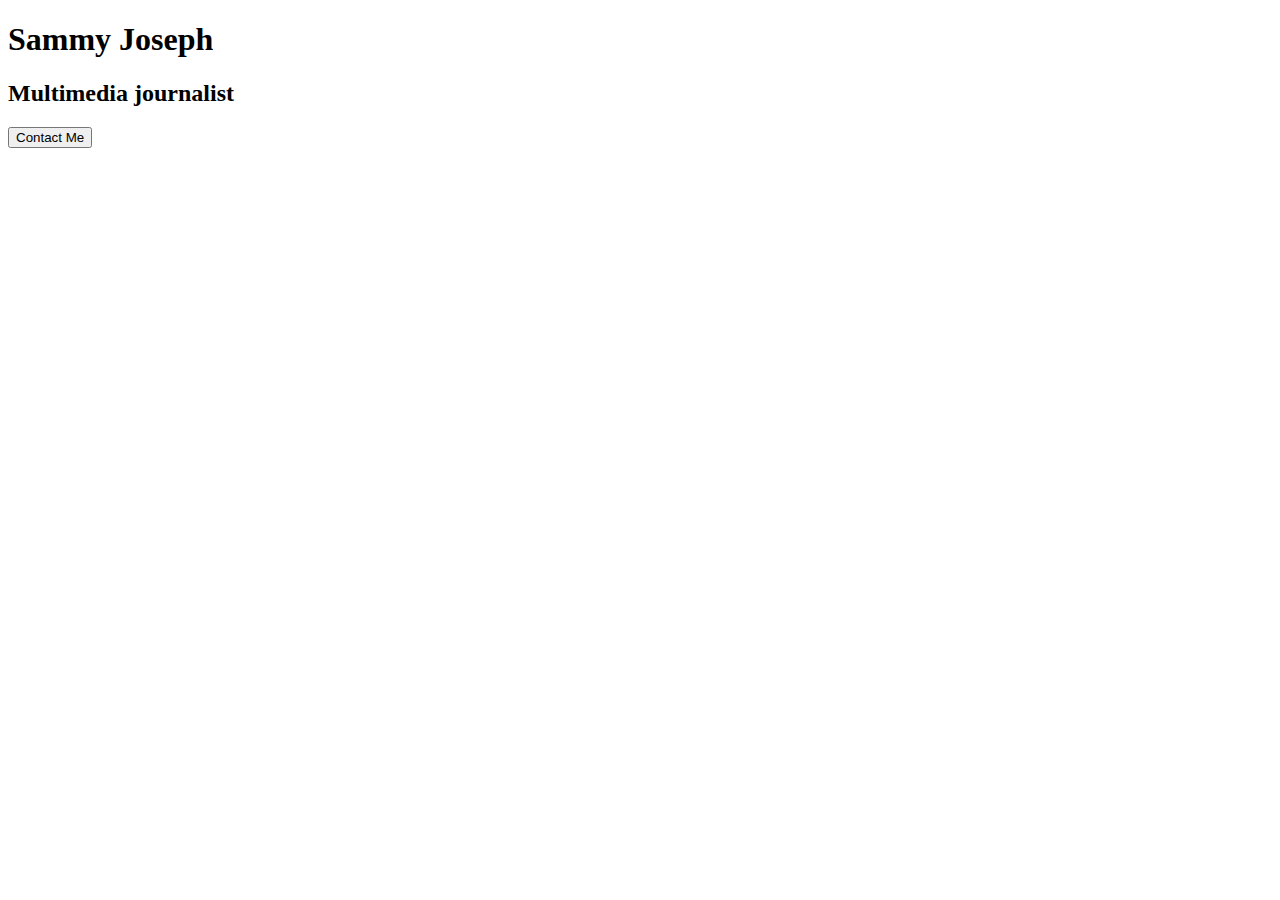
<file: button-assignment/index.html>
<!doctype html>
<html lang="en">
    <head>
        <link rel="stylesheet" href="style.css" />
        <title>YOUR NAME Button</title>
    </head>

    <body>
        <h1>Sammy Joseph</h1>
        <h2>Multimedia journalist</h2>
        <button>Contact Me</button>
    </body>
</html>
</file>
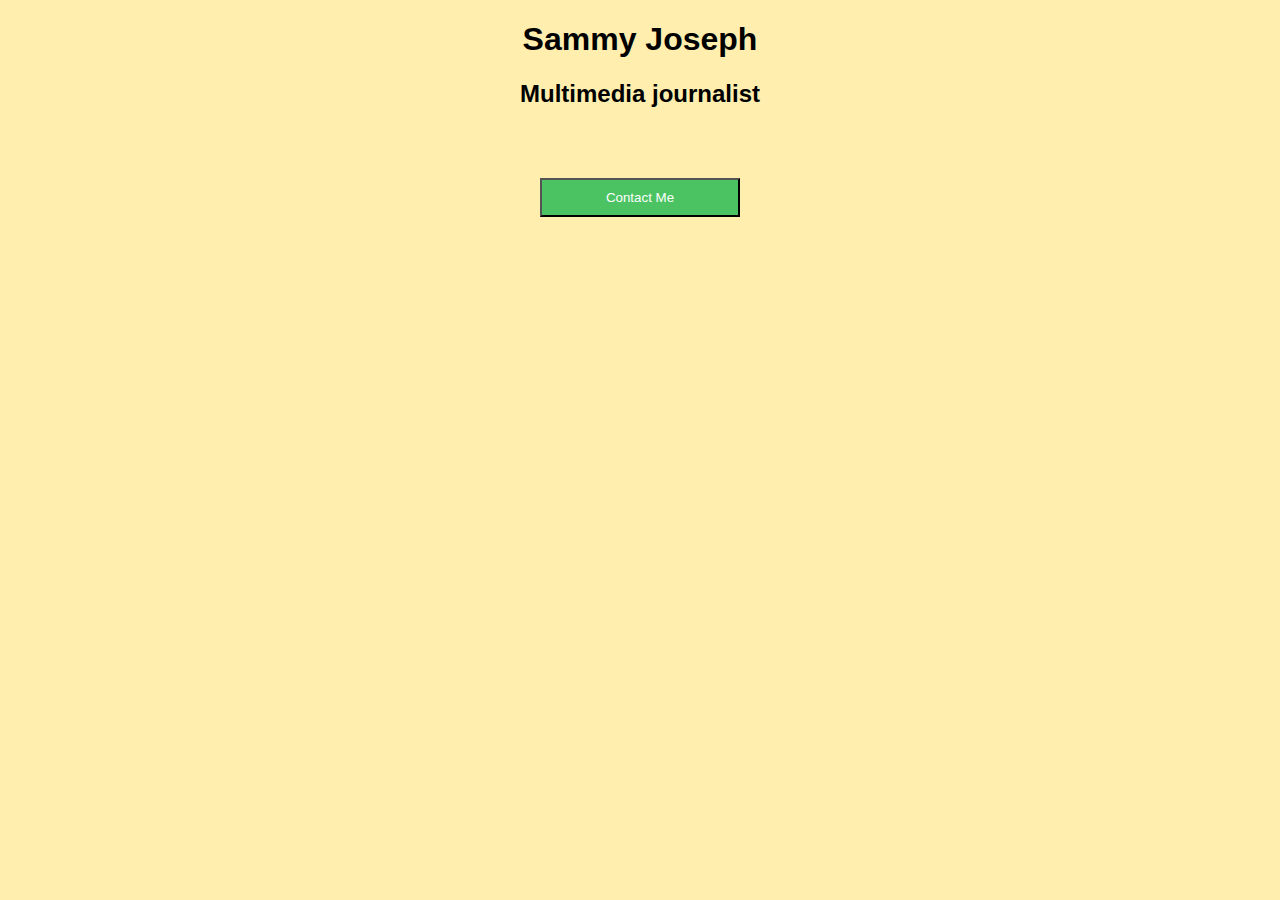
<file: contact-button-assignment/index.html>
<!doctype html>
<html lang="en">
    <head>
        <link href="style.css" rel="stylesheet" />
        <link rel="preconnect" href="https://fonts.googleapis.com" />
        <link rel="preconnect" href="https://fonts.gstatic.com" crossorigin />
        <link
            href="https://fonts.googleapis.com/css2?family=Space+Mono:ital,wght@0,400;0,700;1,400;1,700&display=swap"
            rel="stylesheet" />
        <title>Sammy Joseph Button</title>
    </head>

    <body>
        <h1>Sammy Joseph</h1>
        <h2>Multimedia journalist</h2>
        <button class = "my-button">Contact Me</button>
    </body>
</html>
</file>
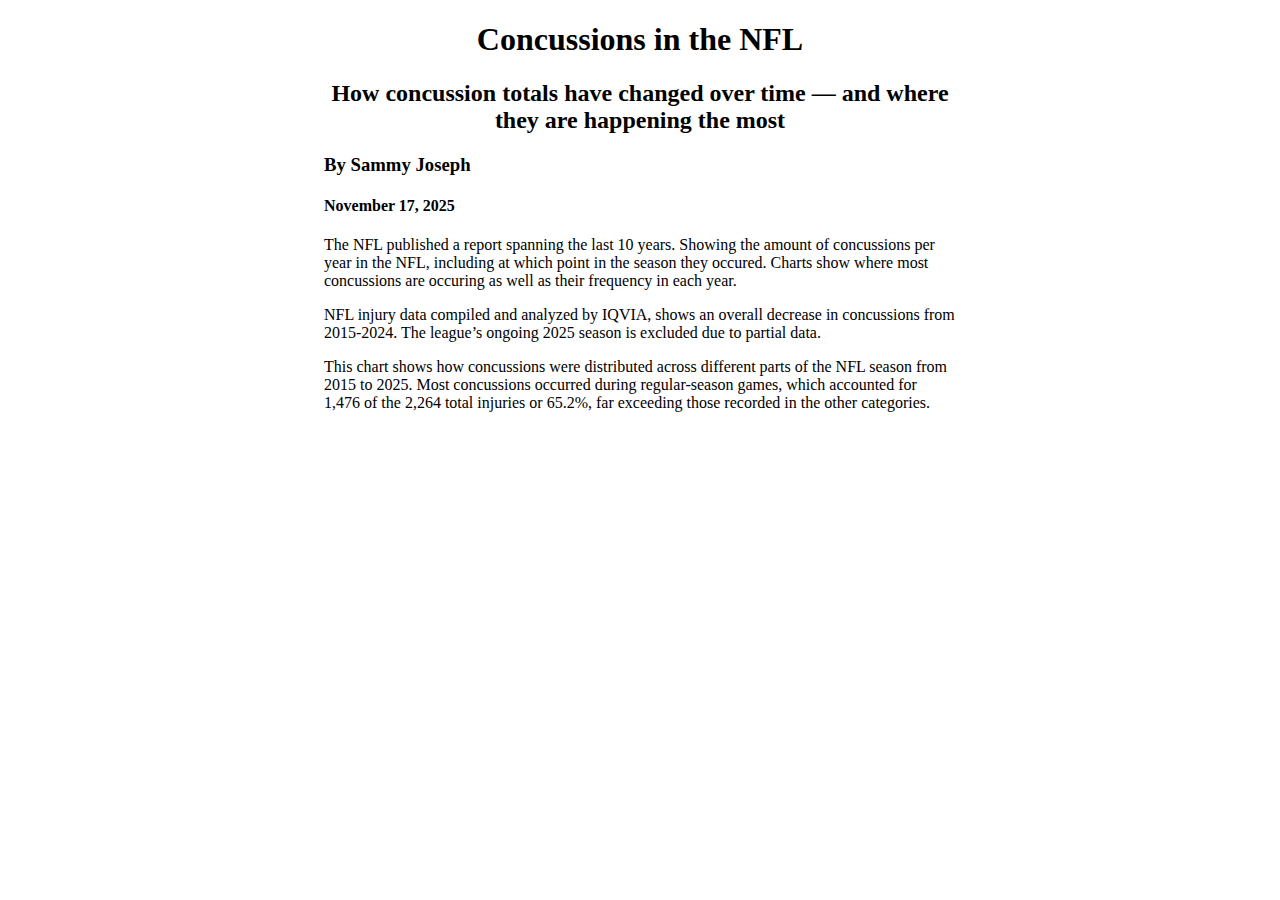
<file: data-viz-project/index.html>
<!doctype html>
<html lang="en">
    <head>
        <title>Sammy's Data Story</title>

        <meta charset="utf-8" />

        <meta name="viewport" content="width=device-width, initial-scale=1, shrink-to-fit=no" />

        <!-- Bootstrap CSS -->
        <link
            href="https://cdn.jsdelivr.net/npm/bootstrap@5.3.8/dist/css/bootstrap.min.css"
            rel="stylesheet"
            integrity="sha384-sRIl4kxILFvY47J16cr9ZwB07vP4J8+LH7qKQnuqkuIAvNWLzeN8tE5YBujZqJLB"
            crossorigin="anonymous" />
        <link href="style.css" rel="stylesheet" />
    </head>

    <body>
        <div id="article">
            <h1>Concussions in the NFL</h1>

            <h2>How concussion totals have changed over time — and where they are happening the most</h2>

            <h3 id="byline">By Sammy Joseph</h3>

            <h4 id="date">November 17, 2025</h4>

            <p>
                The NFL published a report spanning the last 10 years. Showing the amount of concussions per year in the
                NFL, including at which point in the season they occured. Charts show where most concussions are
                occuring as well as their frequency in each year.
            </p>
            <p>
                NFL injury data compiled and analyzed by IQVIA, shows an overall decrease in concussions from 2015-2024.
                The league’s ongoing 2025 season is excluded due to partial data.
            </p>
            <div class="flourish-embed flourish-chart" data-src="visualisation/26289150">
                <script src="https://public.flourish.studio/resources/embed.js"></script>
                <noscript
                    ><img
                        src="https://public.flourish.studio/visualisation/26289150/thumbnail"
                        width="100%"
                        alt="chart visualization"
                /></noscript>
            </div>

            <div class="flourish-embed flourish-chart" data-src="visualisation/26288999">
                <script src="https://public.flourish.studio/resources/embed.js"></script>
                <noscript
                    ><img
                        src="https://public.flourish.studio/visualisation/26288999/thumbnail"
                        width="100%"
                        alt="chart visualization"
                /></noscript>
            </div>
            <p>
                This chart shows how concussions were distributed across different parts of the NFL season from 2015 to
                2025. Most concussions occurred during regular-season games, which accounted for 1,476 of the 2,264
                total injuries or 65.2%, far exceeding those recorded in the other categories.
            </p>
        </div>
        <br>
        <br>
    </body>
</html>
</file>
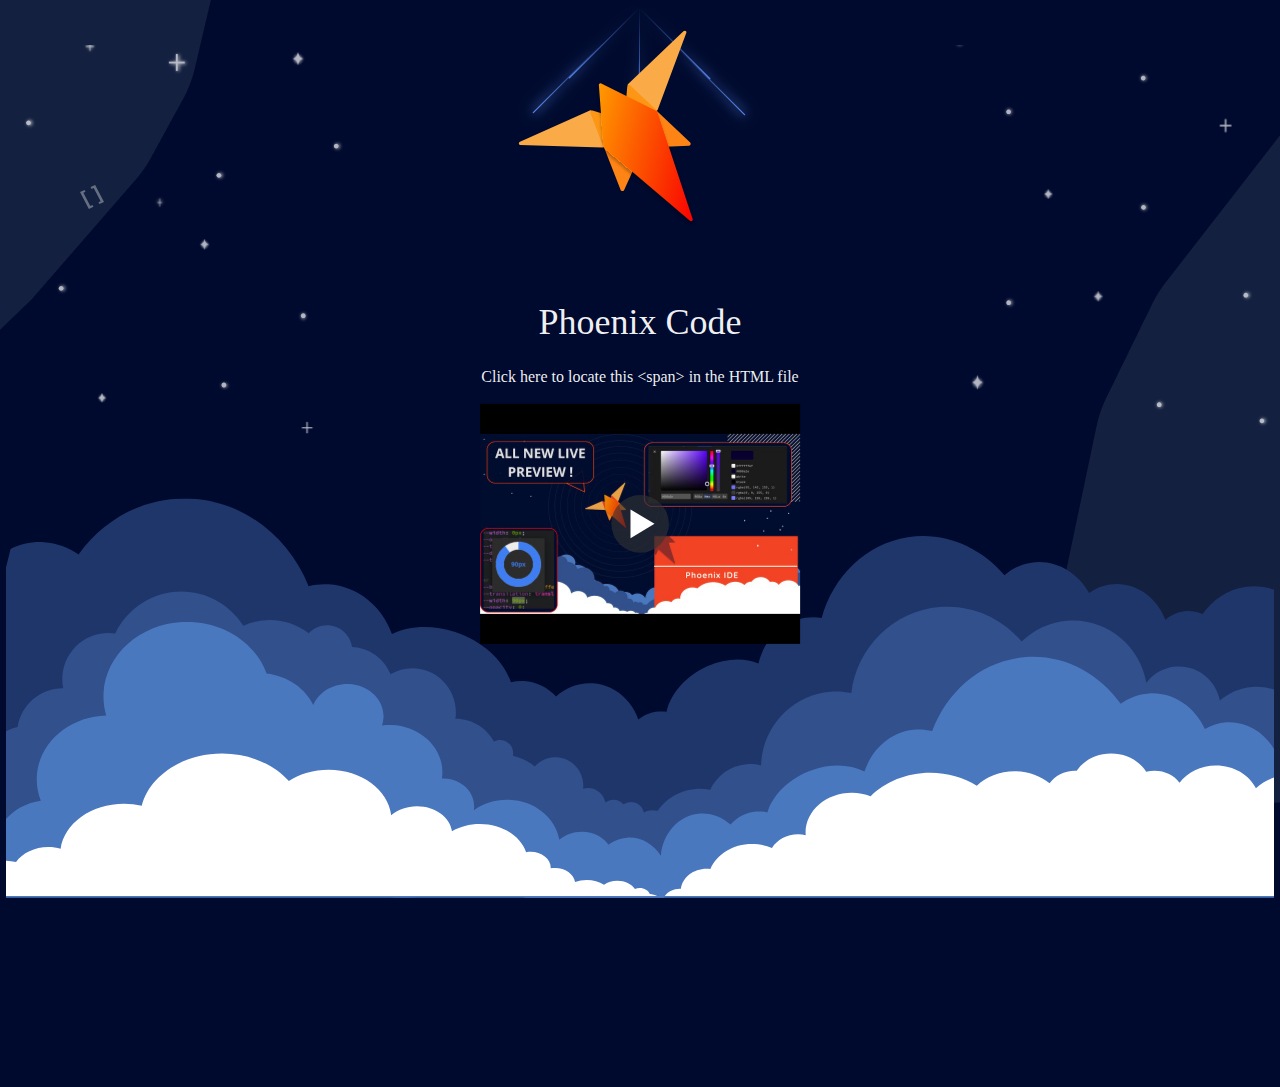
<file: default project/index.html>
<!doctype html>
<html lang="en">
    <head>
        <meta charset="utf-8" />
        <title>Phoenix editor</title>
        <link rel="stylesheet" href="styles.css" />
        <script src="script.js"></script>
    </head>

    <body onload="onPageLoaded()">
        <img id="starsLeft" alt="stars" src="images/stars-left.svg" />
        <div id="mainDiv">
            <img id="logo" alt="logo" src="images/phoenix-logo.svg" />
            <div id="MainText">
                <h1>Phoenix Code</h1>
                <span>Click here to locate this &lt;span&gt; in the HTML file<br /></span><br />
            </div>
            <div class="video-container">
                <a
                    href="https://www.youtube.com/watch?feature=player_embedded&v=Jkg3nAZ6vF8"
                    target="_blank"
                    title="Phoenix YouTube Channel">
                    <img
                        src="images/youtube_video.png"
                        alt="Phoenix Code on YouTube"
                        title="Phoenix Code on YouTube"
                        style="max-width: 320px" />
                </a>
                <svg class="play-button" viewBox="0 0 200 200" alt="Play video">
                    <circle cx="100" cy="100" r="90" fill="#333" fill-opacity="0.6" />
                    <polygon points="70, 55 70, 145 145, 100" fill="white" />
                </svg>
            </div>
        </div>
        <img id="cloudLeftTop" alt="cloud" src="images/vector-top-left.png" />
        <img id="cloudBottomRight" alt="cloud" src="images/vector-bottom-right.png" />
        <img id="starsRight" alt="stars" src="images/stars-right.svg" />
        <img
            class="clouds"
            alt="cloud"
            style="z-index: 3; transform: translate(0px, -1.55909px)"
            src="images/cloud1.svg" />
        <img
            class="clouds"
            alt="cloud"
            style="z-index: 6; transform: translate(0px, -2.33863px)"
            src="images/cloud2.svg" />
        <img
            class="clouds"
            alt="cloud"
            style="z-index: 5; transform: translate(0px, -3.89772px)"
            src="images/cloud3.svg" />
        <img
            class="clouds"
            alt="cloud"
            style="z-index: 6; transform: translate(0px, -3.89772px)"
            src="images/cloud4.svg" />
        <div class="night">
            <div class="shooting_star">
                <div class="shooting_star" />
            </div>
        </div>
        <div class="night">
            <div class="shooting_star">
                <div class="shooting_star" />
            </div>
        </div>
        <div class="night">
            <div class="shooting_star">
                <div class="shooting_star" />
            </div>
        </div>
    </body>
</html>
</file>
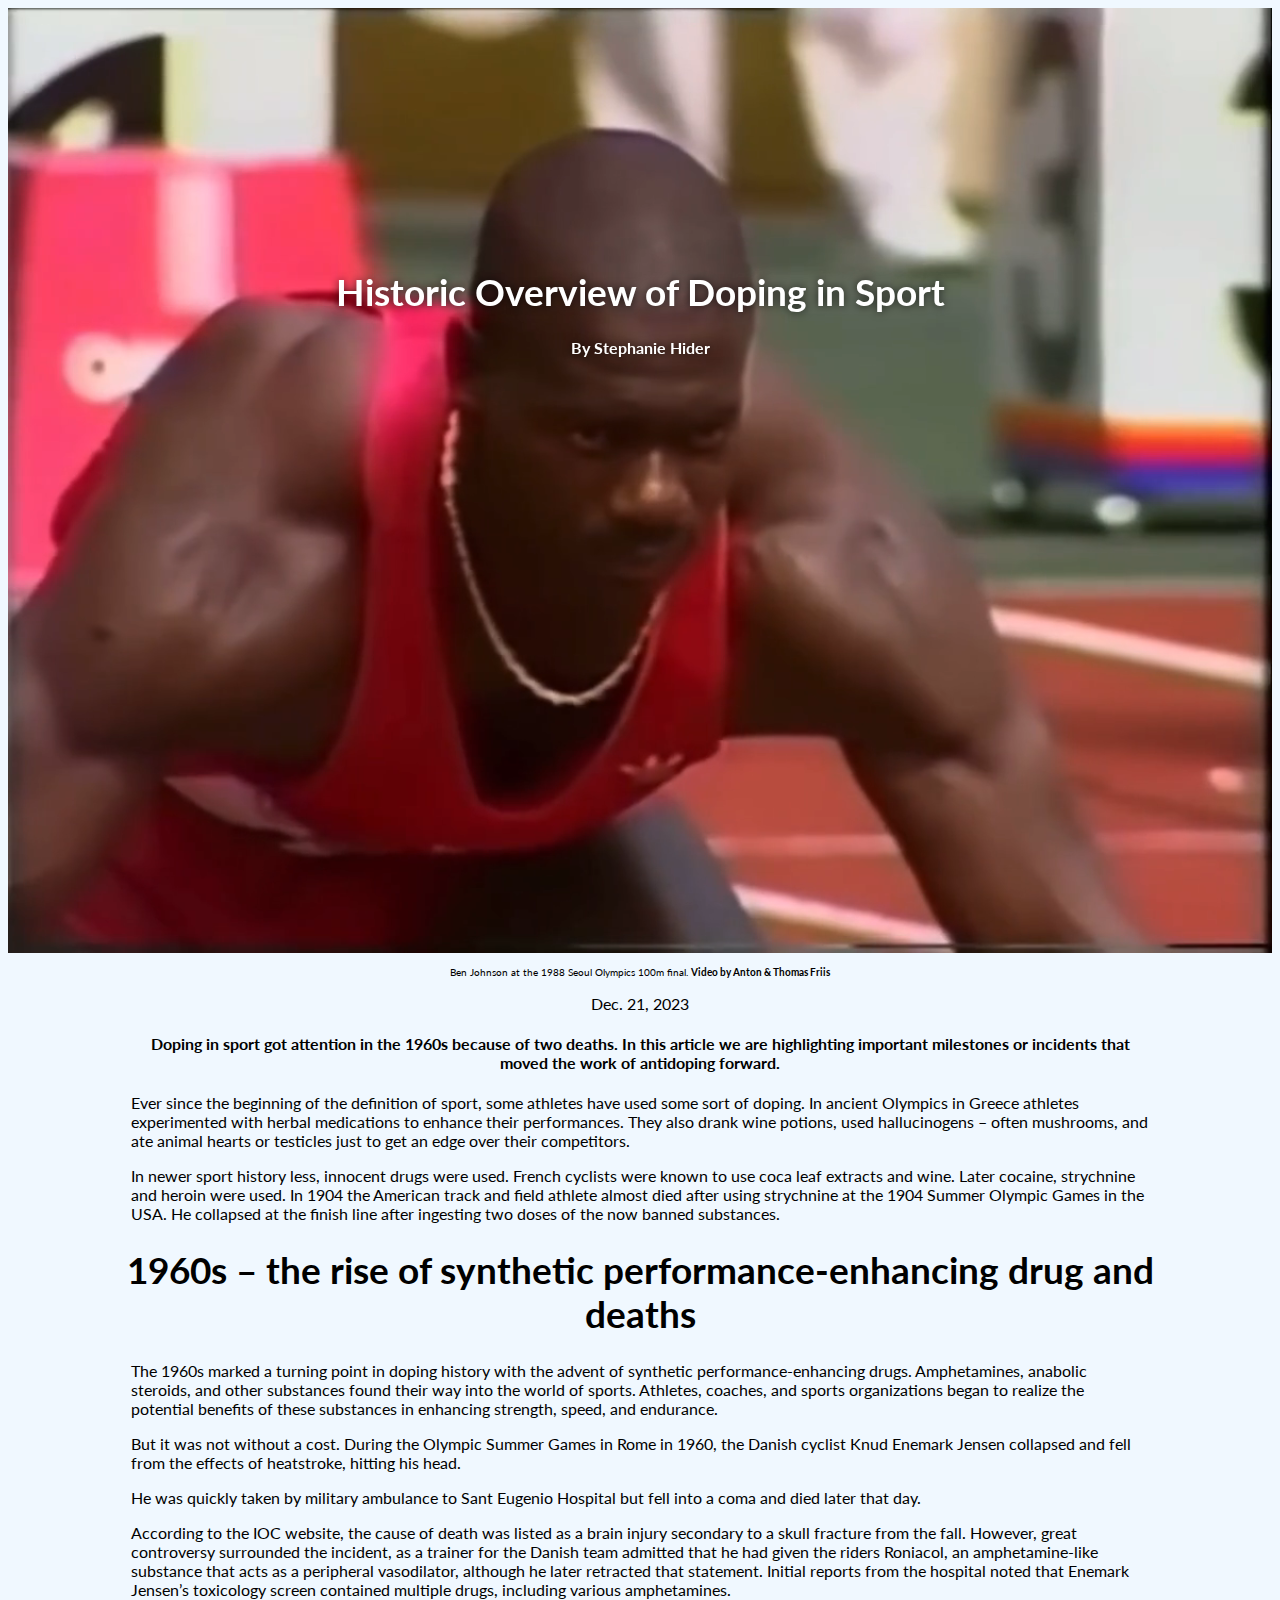
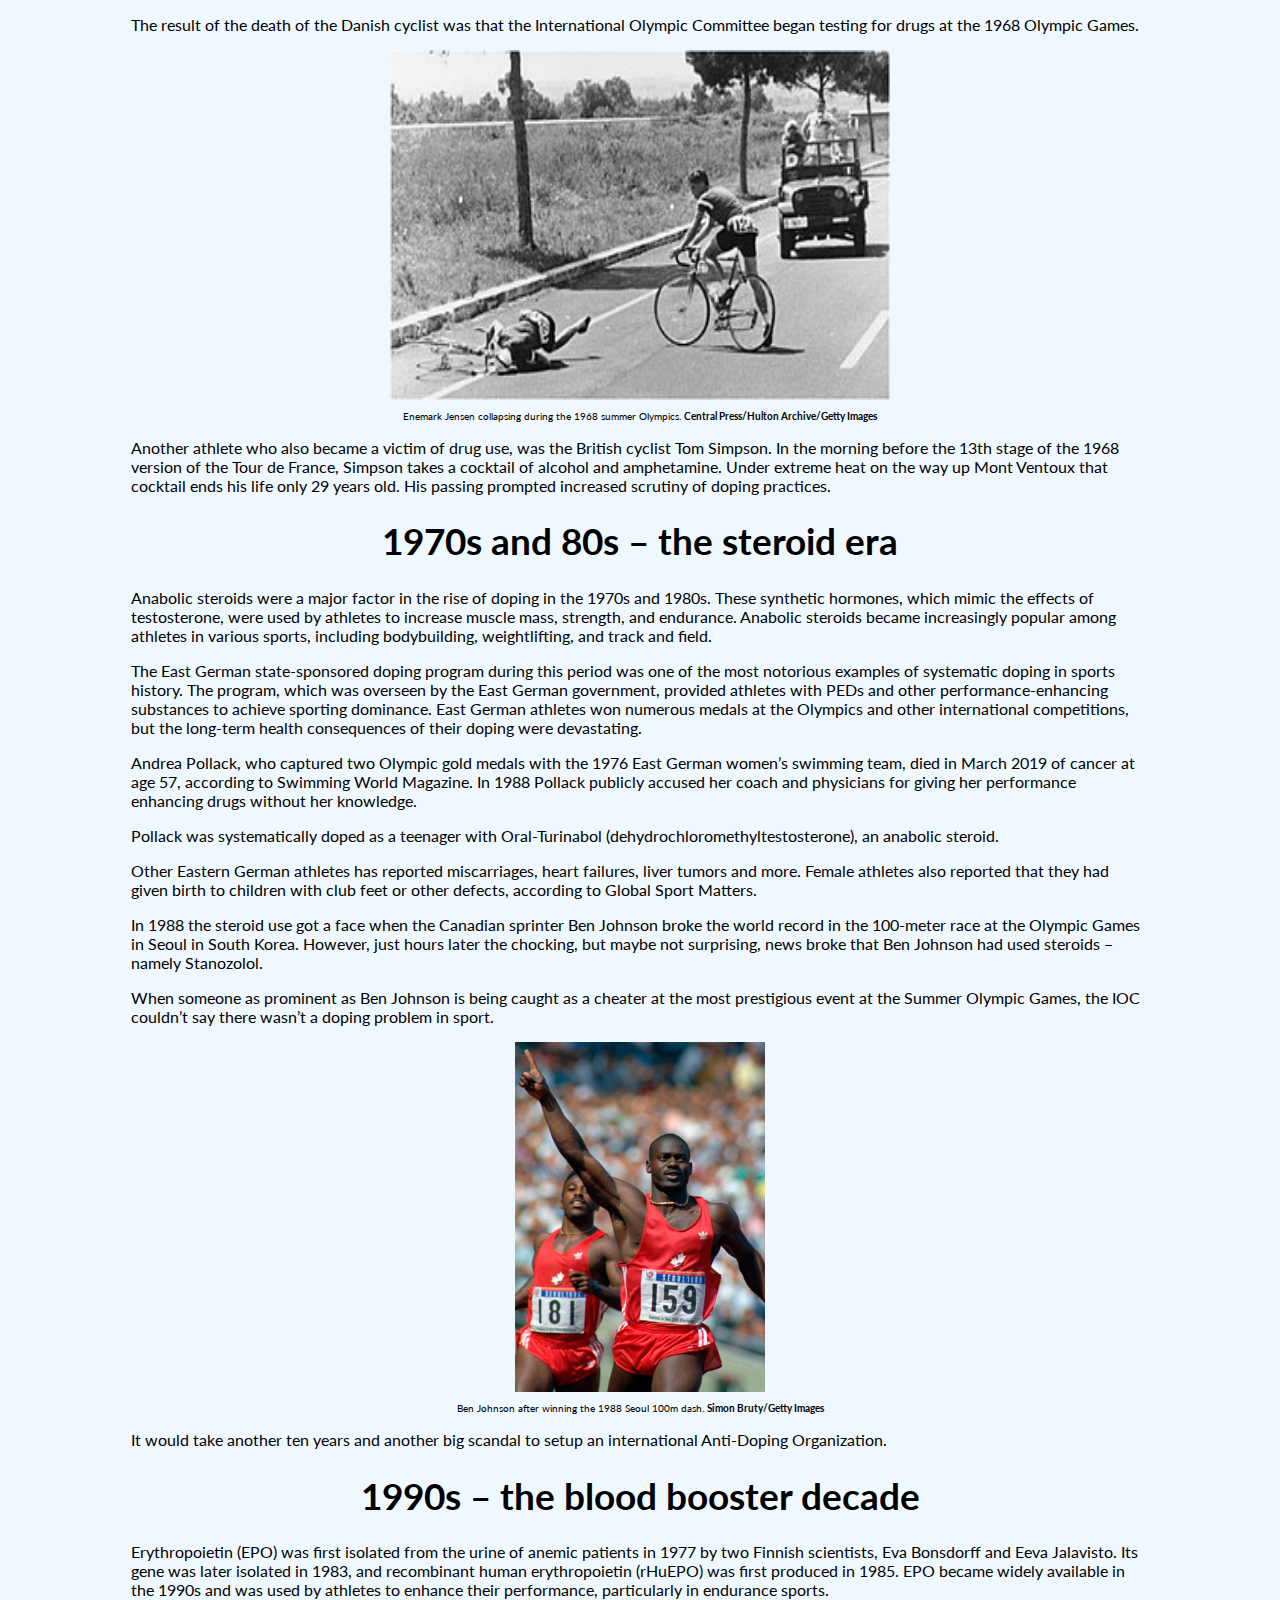
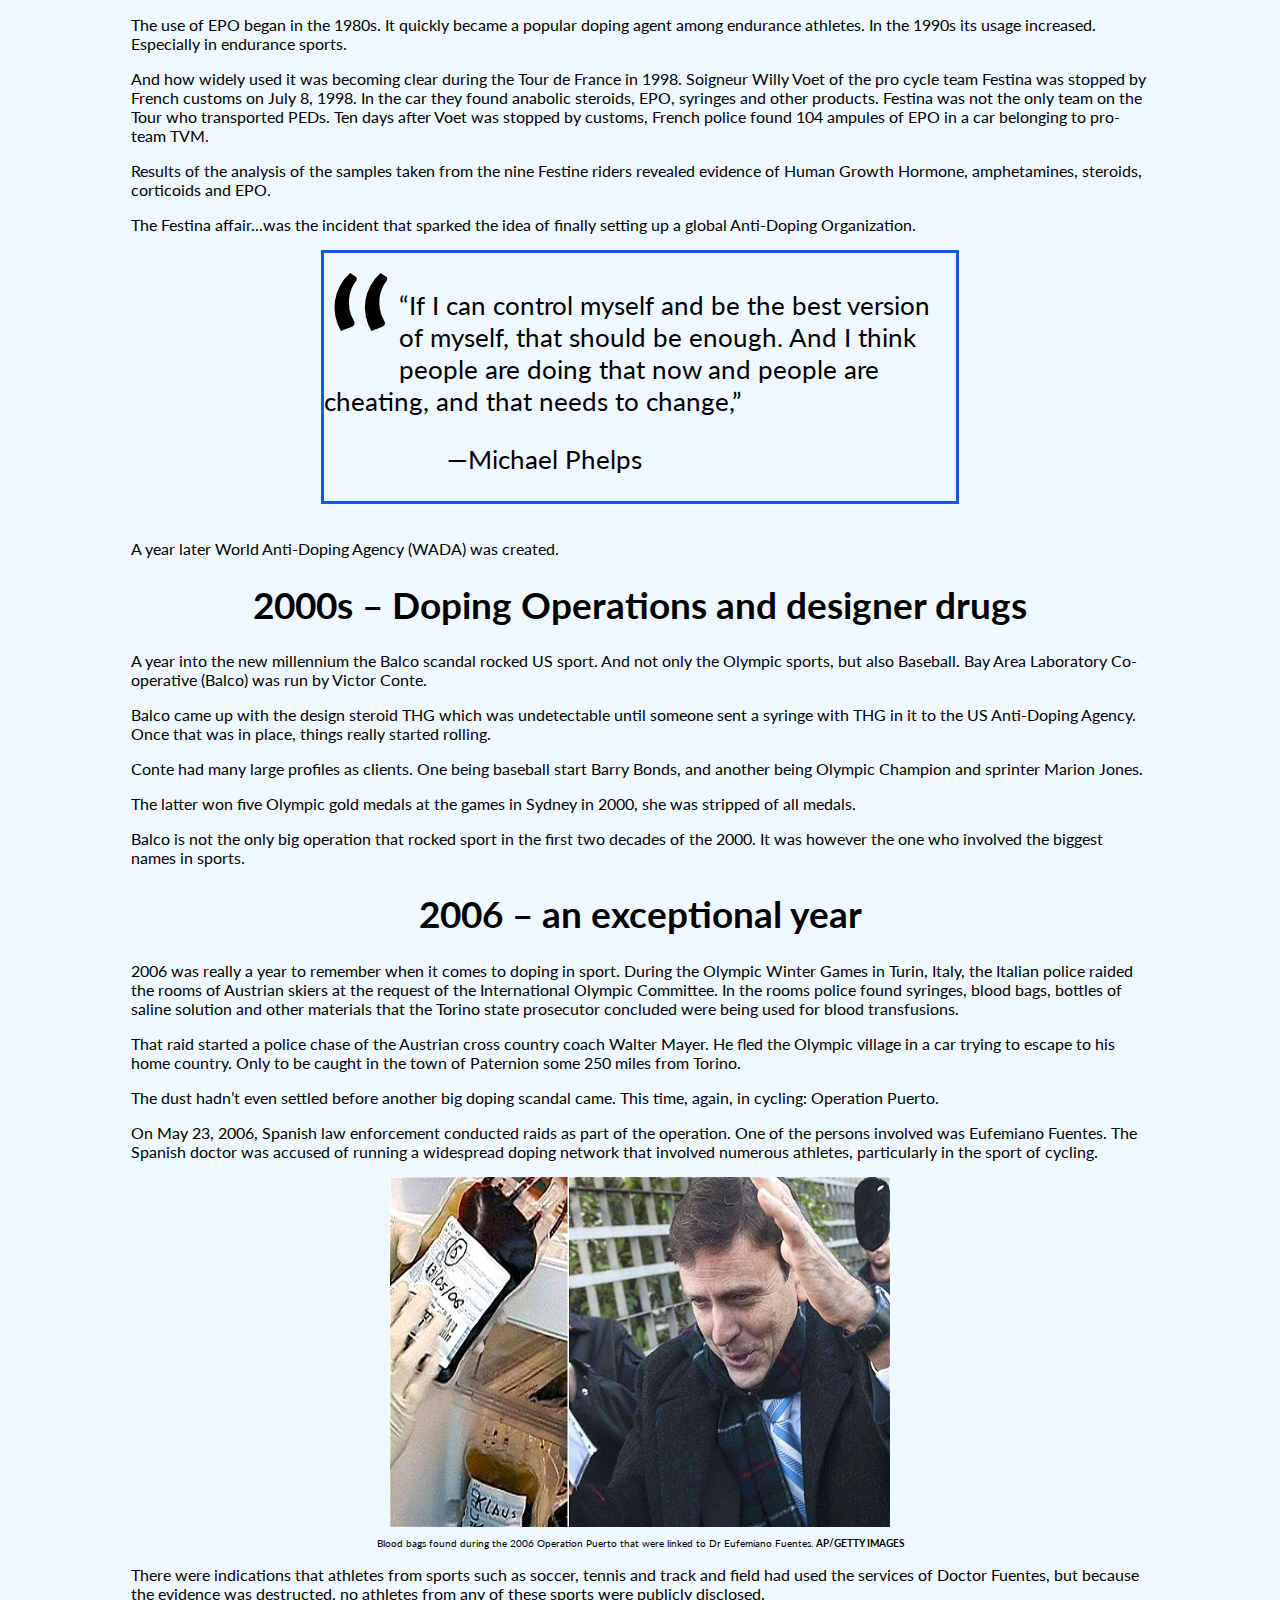
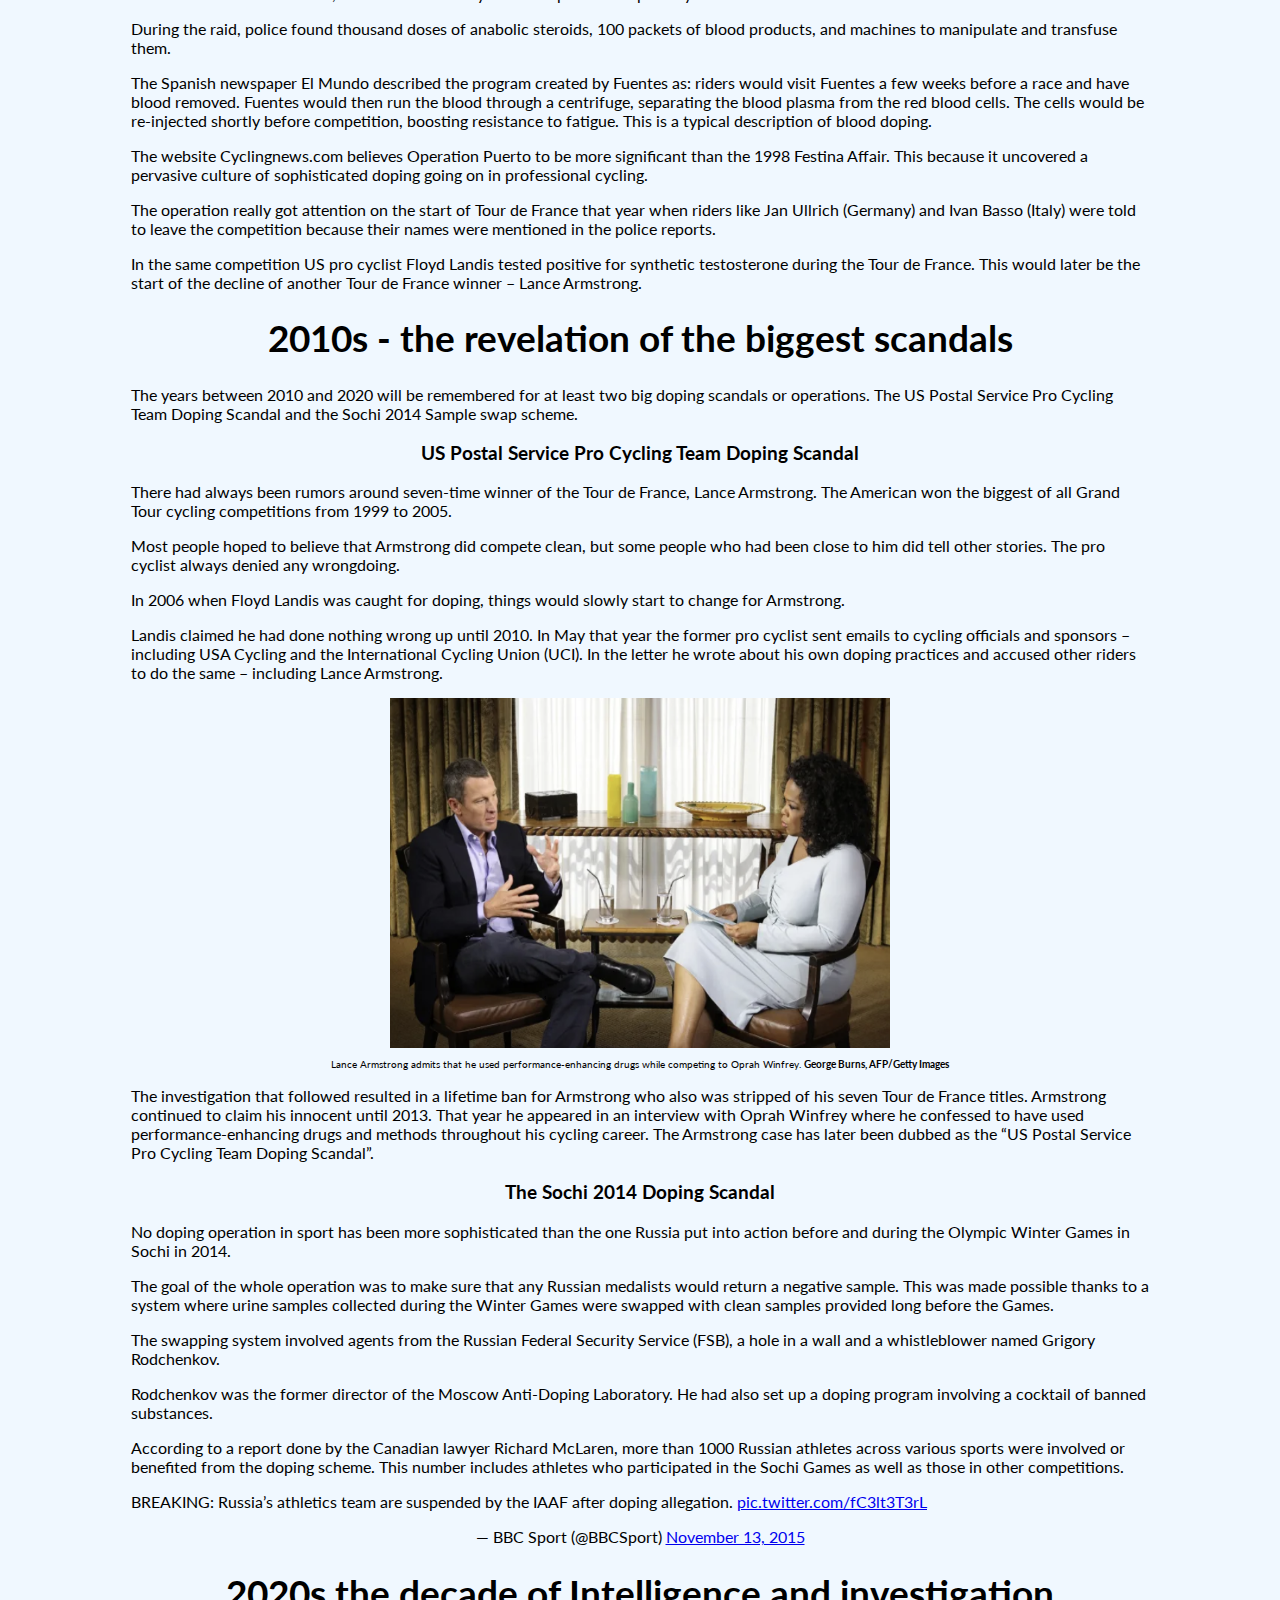
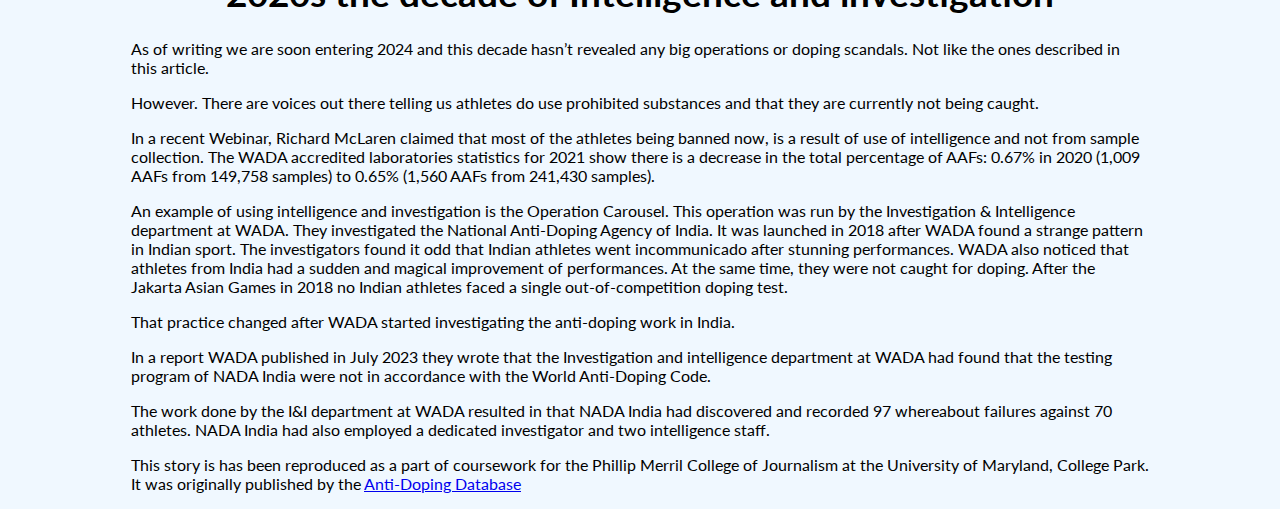
<file: final-project/index.html>
<!doctype html>
<html lang="en">
    <head>
        <title>Historic Overview of Doping in Sport</title>

        <meta charset="utf-8" />
        <meta name="viewport" content="width=device-width, initial-scale=1, shrink-to-fit=no" />

        <!-- Bootstrap CSS -->
        <link
            href="https://cdn.jsdelivr.net/npm/bootstrap@5.3.8/dist/css/bootstrap.min.css"
            rel="stylesheet"
            integrity="sha384-sRIl4kxILFvY47J16cr9ZwB07vP4J8+LH7qKQnuqkuIAvNWLzeN8tE5YBujZqJLB"
            crossorigin="anonymous" />

        <link rel="preconnect" href="https://fonts.googleapis.com" />
        <link rel="preconnect" href="https://fonts.gstatic.com" crossorigin />
        <link
            href="https://fonts.googleapis.com/css2?family=Lato:ital,wght@0,100;0,300;0,400;0,700;0,900;1,100;1,300;1,400;1,700;1,900&display=swap"
            rel="stylesheet" />
        <link href="style.css" rel="stylesheet" />
    </head>

    <body>
        <div class="container-fluid">
            <div class="row">
                <div id="fullvideo" class="col">
                    <video id="benjohnson" loop autoplay muted>
                        <source src="BenJohnson.mp4" type="video/mp4" />
                    </video>
                    <div id="videotext">
                        <h1>Historic Overview of Doping in Sport</h1>
                        <h4>By Stephanie Hider</h4>
                    </div>
                </div>
            </div>
        </div>

        <div class="container-fluid">
            <div class="row">
                <div class="col">
                    <p class="caption1">
                        Ben Johnson at the 1988 Seoul Olympics 100m final.
                        <strong>Video by Anton & Thomas Friis </strong>
                    </p>
                    <p id="date">Dec. 21, 2023</p>

                    <h4 id="intro">
                        Doping in sport got attention in the 1960s because of two deaths. In this article we are
                        highlighting important milestones or incidents that moved the work of antidoping forward.
                    </h4>
                    <p>
                        Ever since the beginning of the definition of sport, some athletes have used some sort of
                        doping. In ancient Olympics in Greece athletes experimented with herbal medications to enhance
                        their performances. They also drank wine potions, used hallucinogens – often mushrooms, and ate
                        animal hearts or testicles just to get an edge over their competitors.
                    </p>

                    <p>
                        In newer sport history less, innocent drugs were used. French cyclists were known to use coca
                        leaf extracts and wine. Later cocaine, strychnine and heroin were used. In 1904 the American
                        track and field athlete almost died after using strychnine at the 1904 Summer Olympic Games in
                        the USA. He collapsed at the finish line after ingesting two doses of the now banned substances.
                    </p>
                    <h1>1960s – the rise of synthetic performance-enhancing drug and deaths</h1>

                    <p>
                        The 1960s marked a turning point in doping history with the advent of synthetic
                        performance-enhancing drugs. Amphetamines, anabolic steroids, and other substances found their
                        way into the world of sports. Athletes, coaches, and sports organizations began to realize the
                        potential benefits of these substances in enhancing strength, speed, and endurance.
                    </p>
                    <div id="chart" class="flourish-embed flourish-chart" data-src="visualisation/26567726">
                        <script src="https://public.flourish.studio/resources/embed.js"></script>
                        <noscript
                            ><img
                                src="https://public.flourish.studio/visualisation/26567726/thumbnail"
                                width="100%"
                                alt="chart visualization"
                        /></noscript>
                    </div>
                    <p>
                        But it was not without a cost. During the Olympic Summer Games in Rome in 1960, the Danish
                        cyclist Knud Enemark Jensen collapsed and fell from the effects of heatstroke, hitting his head.
                    </p>
                    <p>
                        He was quickly taken by military ambulance to Sant Eugenio Hospital but fell into a coma and
                        died later that day.
                    </p>
                    <p>
                        According to the IOC website, the cause of death was listed as a brain injury secondary to a
                        skull fracture from the fall. However, great controversy surrounded the incident, as a trainer
                        for the Danish team admitted that he had given the riders Roniacol, an amphetamine-like
                        substance that acts as a peripheral vasodilator, although he later retracted that statement.
                        Initial reports from the hospital noted that Enemark Jensen’s toxicology screen contained
                        multiple drugs, including various amphetamines.
                    </p>
                    <p>
                        The result of the death of the Danish cyclist was that the International Olympic Committee began
                        testing for drugs at the 1968 Olympic Games.
                    </p>

                    <img id="Jenson" src="cyclistcollapse.jpg" alt="image description" class="image" />
                    <p class="caption1">
                        Enemark Jensen collapsing during the 1968 summer Olympics.
                        <strong>Central Press/Hulton Archive/Getty Images </strong>
                    </p>
                    <p>
                        Another athlete who also became a victim of drug use, was the British cyclist Tom Simpson. In
                        the morning before the 13th stage of the 1968 version of the Tour de France, Simpson takes a
                        cocktail of alcohol and amphetamine. Under extreme heat on the way up Mont Ventoux that cocktail
                        ends his life only 29 years old. His passing prompted increased scrutiny of doping practices.
                    </p>

                    <h1>1970s and 80s – the steroid era</h1>

                    <p>
                        Anabolic steroids were a major factor in the rise of doping in the 1970s and 1980s. These
                        synthetic hormones, which mimic the effects of testosterone, were used by athletes to increase
                        muscle mass, strength, and endurance. Anabolic steroids became increasingly popular among
                        athletes in various sports, including bodybuilding, weightlifting, and track and field.
                    </p>
                    <p>
                        The East German state-sponsored doping program during this period was one of the most notorious
                        examples of systematic doping in sports history. The program, which was overseen by the East
                        German government, provided athletes with PEDs and other performance-enhancing substances to
                        achieve sporting dominance. East German athletes won numerous medals at the Olympics and other
                        international competitions, but the long-term health consequences of their doping were
                        devastating.
                    </p>
                    <p>
                        Andrea Pollack, who captured two Olympic gold medals with the 1976 East German women’s swimming
                        team, died in March 2019 of cancer at age 57, according to Swimming World Magazine. In 1988
                        Pollack publicly accused her coach and physicians for giving her performance enhancing drugs
                        without her knowledge.
                    </p>
                    <div id="timeline" class="flourish-embed flourish-timeline" data-src="visualisation/26562770">
                        <script src="https://public.flourish.studio/resources/embed.js"></script>
                        <noscript
                            ><img
                                src="https://public.flourish.studio/visualisation/26562770/thumbnail"
                                width="100%"
                                alt="timeline visualization"
                        /></noscript>
                    </div>
                    <p>
                        Pollack was systematically doped as a teenager with Oral-Turinabol
                        (dehydrochloromethyltestosterone), an anabolic steroid.
                    </p>
                    <p>
                        Other Eastern German athletes has reported miscarriages, heart failures, liver tumors and more.
                        Female athletes also reported that they had given birth to children with club feet or other
                        defects, according to Global Sport Matters.
                    </p>
                    <p>
                        In 1988 the steroid use got a face when the Canadian sprinter Ben Johnson broke the world record
                        in the 100-meter race at the Olympic Games in Seoul in South Korea. However, just hours later
                        the chocking, but maybe not surprising, news broke that Ben Johnson had used steroids – namely
                        Stanozolol.
                    </p>
                    <p>
                        When someone as prominent as Ben Johnson is being caught as a cheater at the most prestigious
                        event at the Summer Olympic Games, the IOC couldn’t say there wasn’t a doping problem in sport.
                    </p>

                    <img id="Running" src="BenJohnson.webp" alt="image description" class="image" />

                    <p class="caption1">
                        Ben Johnson after winning the 1988 Seoul 100m dash.
                        <strong>Simon Bruty/Getty Images </strong>
                    </p>

                    <p>
                        It would take another ten years and another big scandal to setup an international Anti-Doping
                        Organization.
                    </p>

                    <h1>1990s – the blood booster decade</h1>

                    <p>
                        Erythropoietin (EPO) was first isolated from the urine of anemic patients in 1977 by two Finnish
                        scientists, Eva Bonsdorff and Eeva Jalavisto. Its gene was later isolated in 1983, and
                        recombinant human erythropoietin (rHuEPO) was first produced in 1985. EPO became widely
                        available in the 1990s and was used by athletes to enhance their performance, particularly in
                        endurance sports.
                    </p>
                    <p>
                        The use of EPO began in the 1980s. It quickly became a popular doping agent among endurance
                        athletes. In the 1990s its usage increased. Especially in endurance sports.
                    </p>
                    <p>
                        And how widely used it was becoming clear during the Tour de France in 1998. Soigneur Willy Voet
                        of the pro cycle team Festina was stopped by French customs on July 8, 1998. In the car they
                        found anabolic steroids, EPO, syringes and other products. Festina was not the only team on the
                        Tour who transported PEDs. Ten days after Voet was stopped by customs, French police found 104
                        ampules of EPO in a car belonging to pro-team TVM.
                    </p>
                    <p>
                        Results of the analysis of the samples taken from the nine Festine riders revealed evidence of
                        Human Growth Hormone, amphetamines, steroids, corticoids and EPO.
                    </p>
                    <p>
                        The Festina affair...was the incident that sparked the idea of finally setting up a global
                        Anti-Doping Organization.
                    </p>
                    <div class="pullquote">
                        <p class="quote"></p>
                        <span class="quotemark">&ldquo;</span> “If I can control myself and be the best version of
                        myself, that should be enough. And I think people are doing that now and people are cheating,
                        and that needs to change,”
                        <p class="attribution">&mdash;Michael Phelps</p>
                    </div>
                    <br />
                    <p>A year later World Anti-Doping Agency (WADA) was created.</p>
                    <h1>2000s – Doping Operations and designer drugs</h1>
                    <p>
                        A year into the new millennium the Balco scandal rocked US sport. And not only the Olympic
                        sports, but also Baseball. Bay Area Laboratory Co-operative (Balco) was run by Victor Conte.
                    </p>
                    <p>
                        Balco came up with the design steroid THG which was undetectable until someone sent a syringe
                        with THG in it to the US Anti-Doping Agency. Once that was in place, things really started
                        rolling.
                    </p>
                    <p>
                        Conte had many large profiles as clients. One being baseball start Barry Bonds, and another
                        being Olympic Champion and sprinter Marion Jones.
                    </p>
                    <p>
                        The latter won five Olympic gold medals at the games in Sydney in 2000, she was stripped of all
                        medals.
                    </p>
                    <p>
                        Balco is not the only big operation that rocked sport in the first two decades of the 2000. It
                        was however the one who involved the biggest names in sports.
                    </p>
                    <h1>2006 – an exceptional year</h1>
                    <p>
                        2006 was really a year to remember when it comes to doping in sport. During the Olympic Winter
                        Games in Turin, Italy, the Italian police raided the rooms of Austrian skiers at the request of
                        the International Olympic Committee. In the rooms police found syringes, blood bags, bottles of
                        saline solution and other materials that the Torino state prosecutor concluded were being used
                        for blood transfusions.
                    </p>
                    <p>
                        That raid started a police chase of the Austrian cross country coach Walter Mayer. He fled the
                        Olympic village in a car trying to escape to his home country. Only to be caught in the town of
                        Paternion some 250 miles from Torino.
                    </p>
                    <p>
                        The dust hadn’t even settled before another big doping scandal came. This time, again, in
                        cycling: Operation Puerto.
                    </p>
                    <p>
                        On May 23, 2006, Spanish law enforcement conducted raids as part of the operation. One of the
                        persons involved was Eufemiano Fuentes. The Spanish doctor was accused of running a widespread
                        doping network that involved numerous athletes, particularly in the sport of cycling.
                    </p>

                    <img id="puerto" src="Operationpuerto.webp" alt="image description" class="image" />

                    <p class="caption1">
                        Blood bags found during the 2006 Operation Puerto that were linked to Dr Eufemiano Fuentes.
                        <strong>AP/GETTY IMAGES </strong>
                    </p>
                    <p>
                        There were indications that athletes from sports such as soccer, tennis and track and field had
                        used the services of Doctor Fuentes, but because the evidence was destructed, no athletes from
                        any of these sports were publicly disclosed.
                    </p>
                    <p>
                        During the raid, police found thousand doses of anabolic steroids, 100 packets of blood
                        products, and machines to manipulate and transfuse them.
                    </p>
                    <p>
                        The Spanish newspaper El Mundo described the program created by Fuentes as: riders would visit
                        Fuentes a few weeks before a race and have blood removed. Fuentes would then run the blood
                        through a centrifuge, separating the blood plasma from the red blood cells. The cells would be
                        re-injected shortly before competition, boosting resistance to fatigue. This is a typical
                        description of blood doping.
                    </p>
                    <p>
                        The website Cyclingnews.com believes Operation Puerto to be more significant than the 1998
                        Festina Affair. This because it uncovered a pervasive culture of sophisticated doping going on
                        in professional cycling.
                    </p>
                    <p>
                        The operation really got attention on the start of Tour de France that year when riders like Jan
                        Ullrich (Germany) and Ivan Basso (Italy) were told to leave the competition because their names
                        were mentioned in the police reports.
                    </p>
                    <p>
                        In the same competition US pro cyclist Floyd Landis tested positive for synthetic testosterone
                        during the Tour de France. This would later be the start of the decline of another Tour de
                        France winner – Lance Armstrong.
                    </p>

                    <h1>2010s - the revelation of the biggest scandals</h1>
                    <p>
                        The years between 2010 and 2020 will be remembered for at least two big doping scandals or
                        operations. The US Postal Service Pro Cycling Team Doping Scandal and the Sochi 2014 Sample swap
                        scheme.
                    </p>
                    <h3>US Postal Service Pro Cycling Team Doping Scandal</h3>
                    <p>
                        There had always been rumors around seven-time winner of the Tour de France, Lance Armstrong.
                        The American won the biggest of all Grand Tour cycling competitions from 1999 to 2005.
                    </p>
                    <p>
                        Most people hoped to believe that Armstrong did compete clean, but some people who had been
                        close to him did tell other stories. The pro cyclist always denied any wrongdoing.
                    </p>
                    <p>
                        In 2006 when Floyd Landis was caught for doping, things would slowly start to change for
                        Armstrong.
                    </p>
                    <p>
                        Landis claimed he had done nothing wrong up until 2010. In May that year the former pro cyclist
                        sent emails to cycling officials and sponsors – including USA Cycling and the International
                        Cycling Union (UCI). In the letter he wrote about his own doping practices and accused other
                        riders to do the same – including Lance Armstrong.
                    </p>

                    <img id="armstrong" src="lancearmstrong.png" alt="image description" class="image" />
                    <p class="caption1">
                        Lance Armstrong admits that he used performance-enhancing drugs while competing to Oprah
                        Winfrey. <strong>George Burns, AFP/Getty Images</strong>
                    </p>

                    <p>
                        The investigation that followed resulted in a lifetime ban for Armstrong who also was stripped
                        of his seven Tour de France titles. Armstrong continued to claim his innocent until 2013. That
                        year he appeared in an interview with Oprah Winfrey where he confessed to have used
                        performance-enhancing drugs and methods throughout his cycling career. The Armstrong case has
                        later been dubbed as the “US Postal Service Pro Cycling Team Doping Scandal”.
                    </p>
                    <h3>The Sochi 2014 Doping Scandal</h3>
                    <p>
                        No doping operation in sport has been more sophisticated than the one Russia put into action
                        before and during the Olympic Winter Games in Sochi in 2014.
                    </p>
                    <p>
                        The goal of the whole operation was to make sure that any Russian medalists would return a
                        negative sample. This was made possible thanks to a system where urine samples collected during
                        the Winter Games were swapped with clean samples provided long before the Games.
                    </p>
                    <p>
                        The swapping system involved agents from the Russian Federal Security Service (FSB), a hole in a
                        wall and a whistleblower named Grigory Rodchenkov.
                    </p>
                    <p>
                        Rodchenkov was the former director of the Moscow Anti-Doping Laboratory. He had also set up a
                        doping program involving a cocktail of banned substances.
                    </p>
                    <p>
                        According to a report done by the Canadian lawyer Richard McLaren, more than 1000 Russian
                        athletes across various sports were involved or benefited from the doping scheme. This number
                        includes athletes who participated in the Sochi Games as well as those in other competitions.
                    </p>
                    <blockquote class="twitter-tweet">
                        <p lang="en" dir="ltr">
                            BREAKING: Russia’s athletics team are suspended by the IAAF after doping allegation.
                            <a href="https://t.co/fC3lt3T3rL">pic.twitter.com/fC3lt3T3rL</a>
                        </p>
                        &mdash; BBC Sport (@BBCSport)
                        <a href="https://twitter.com/BBCSport/status/665280003718836224?ref_src=twsrc%5Etfw"
                            >November 13, 2015</a
                        >
                    </blockquote>
                    <script async src="https://platform.twitter.com/widgets.js" charset="utf-8"></script>
                    <h1>2020s the decade of Intelligence and investigation</h1>
                    <p>
                        As of writing we are soon entering 2024 and this decade hasn’t revealed any big operations or
                        doping scandals. Not like the ones described in this article.
                    </p>
                    <p>
                        However. There are voices out there telling us athletes do use prohibited substances and that
                        they are currently not being caught.
                    </p>
                    <p>
                        In a recent Webinar, Richard McLaren claimed that most of the athletes being banned now, is a
                        result of use of intelligence and not from sample collection. The WADA accredited laboratories
                        statistics for 2021 show there is a decrease in the total percentage of AAFs: 0.67% in 2020
                        (1,009 AAFs from 149,758 samples) to 0.65% (1,560 AAFs from 241,430 samples).
                    </p>
                    <p>
                        An example of using intelligence and investigation is the Operation Carousel. This operation was
                        run by the Investigation & Intelligence department at WADA. They investigated the National
                        Anti-Doping Agency of India. It was launched in 2018 after WADA found a strange pattern in
                        Indian sport. The investigators found it odd that Indian athletes went incommunicado after
                        stunning performances. WADA also noticed that athletes from India had a sudden and magical
                        improvement of performances. At the same time, they were not caught for doping. After the
                        Jakarta Asian Games in 2018 no Indian athletes faced a single out-of-competition doping test.
                    </p>
                    <p>That practice changed after WADA started investigating the anti-doping work in India.</p>
                    <p>
                        In a report WADA published in July 2023 they wrote that the Investigation and intelligence
                        department at WADA had found that the testing program of NADA India were not in accordance with
                        the World Anti-Doping Code.
                    </p>
                    <p>
                        The work done by the I&I department at WADA resulted in that NADA India had discovered and
                        recorded 97 whereabout failures against 70 athletes. NADA India had also employed a dedicated
                        investigator and two intelligence staff.
                    </p>
                    <p>
                        This story is has been reproduced as a part of coursework for the Phillip Merril College of
                        Journalism at the University of Maryland, College Park. It was originally published by the
                        <a href="https://www.antidopingdatabase.com/news/historic-overview-of-doping-in-sport">
                            Anti-Doping Database
                        </a>
                    </p>
                </div>
            </div>
        </div>
    </body>
</html>
</file>
<file: button-assignment/style.css>
.button {
    background-color: red;
    color: white;
    font-size: 30px;
    border: none;
    width: 200px;
}
</file>
<file: contact-button-assignment/style.css>
/*
MY COLOR PALETTE
Color 1 - #4bc363
Color 2 - #ffeead
Color 3 - #ffcc5c
Color 4 - #ff6f69
Color 5 - #a83271
*/

button {
    background-color: #4bc363;
    color: white;
    padding: 10px;
    width: 200px;
    margin-top: 50px;
}
body {
    background-color: #ffeead;
    font-family: "space-mono", sans-serif;
    text-align: center;
}
button:hover {
    background-color: #ff6f69;
}
</file>
<file: data-viz-project/style.css>
#article {
    width: 50%;
    margin: auto;
}
h1 {
    font-weight: bold;
    text-align: center;
}
h2 {
    text-align:center;
}
</file>
<file: default project/styles.css>
body {
    background: #000a2e;
    overflow: hidden;
    display: flex;
    justify-content: center;
    align-items: center;
}

img {
    vertical-align: middle;
    border-style: none;
}

#starsLeft {
    position: absolute;
    left: 0;
    top: 5%;
    opacity: 0.7;
    z-index: 2;
}

#starsRight {
    position: absolute;
    z-index: 2;
    right: 0;
    top: 5%;
    opacity: 0.7;
}

#mainDiv {
    color: #ffffffef;
    top: 35%;
    left: 50%;
    transform: translate(-50%, -50%);
    position: absolute;
    z-index: 8;
    align-items: center;
    justify-content: center;
    display: flex !important;
    flex-direction: column !important;
}

#logo {
    height: 35vh;
    vertical-align: middle;
    border-style: none;
    box-sizing: border-box;
}
@media screen and (max-width: 720px) {
    #mainDiv {
        color: #ffffffef;
        top: 40%;
        left: 50%;
        transform: translate(-50%, -50%);
        position: absolute;
        z-index: 8;
        align-items: center;
        justify-content: center;
        display: flex !important;
        flex-direction: column !important;
    }

    #logo {
        height: 125px;
        vertical-align: middle;
        position: relative;
    }
}
#MainText {
    color: #ffffffef;
    text-align: center !important;
}

h1 {
    font-size: 2.25rem;
    font-weight: 500;
    line-height: 1.2;
    margin-top: 0;
}

@keyframes Animation {
    0% {
        background-position: 0% 0%;
    }
    50% {
        background-position: 100% 0%;
    }
    100% {
        background-position: 0% 0%;
    }
}

.clouds {
    position: absolute;
    bottom: 0;
    width: 99%;
}

#cloudLeftTop {
    position: absolute;
    top: -10%;
    left: -20px;
    z-index: 1;
}

#cloudBottomRight {
    position: absolute;
    bottom: 10%;
    right: -20px;
    z-index: 1;
}

.night {
    position: relative;
    width: 100%;
    height: 100%;
    transform: rotateZ(45deg);
}

.shooting_star {
    position: absolute;
    left: 50%;
    top: 50%;
    width: 100px;
    height: 1px;
    background: linear-gradient(
        -45deg,
        rgba(95, 145, 255, 1),
        rgba(0, 0, 255, 0)
    );
    border-radius: 999px;
    filter: drop-shadow(0 0 6px rgba(105, 155, 255, 1));
    animation: tail 3000ms ease-in-out, shooting 3000ms ease-in-out;
    animation-fill-mode: forwards;
}

@keyframes tail {
    0% {
        width: 0;
    }

    30% {
        width: 100px;
    }

    100% {
        width: 0;
    }
}

@keyframes shooting {
    0% {
        transform: translateX(0);
    }

    100% {
        transform: translateX(300px);
    }
}

.video {
    height: 100%;
    width: 100%;
    border: 0;
}

.video-container {
    position: relative;
    display: inline-block; /* Or 'block' depending on layout */
}

.video-container img {
    display: block; /* Remove bottom space/margin under the image */
    width: 100%; /* Adjust based on your needs */
    height: auto;
}

.play-button {
    position: absolute;
    top: 50%;
    left: 50%;
    transform: translate(-50%, -50%);
    cursor: pointer;
    width: 64px; /* Adjust size of the play button */
    height: 64px; /* Adjust size of the play button */
}
</file>
<file: final-project/style.css>
@media screen {
    #benjohnson {
        width: 100%;
    }
    #Running {
        width: 100%;
        max-width: 250px;
    }
    #fullvideo {
        padding: 0;
        position: relative;
    }
    #videotext {
        position: absolute;
        width: 100%;
        text-align: center;
        color: white;
        text-shadow: 0 0 8px rgba(0, 0, 0, 0.7);
        font-weight: bold;
        top: 25%;
    }
    #date {
        text-align: center;
    }
    body {
        font-family: "Lato", sans-serif;
        text-align: center;
        background-color: aliceblue;
    }
    .pullquote {
        border: 3px solid #135ae1;
        text-align: left;
        margin: auto;
        width: 80%;
        padding-top: 10px;
        font-size: 25px;
    }
    quote {
        width: 100%;
    }
    .quotemark {
        font-size: 200px;
        float: left;
        line-height: 0em;
        padding: 60px 2px 30px 0px;
        font-family: "Lato", sans-serif;
    }
    .image {
        display: block;
        margin: auto;
    }
    .twitter-tweet {
        display: block;
        margin: auto;
    }
    #Jenson {
        width: 100%;
        max-width: 500px;
    }
    #armstrong {
        width: 100%;
        max-width: 500px;
    }
    #puerto {
        width: 100%;
        max-width: 500px;
    }
    p {
        text-align: left;
    }
    .caption1 {
        font-size: 10px;
        text-align: center;
    }
    h1 {
        font-weight: bold;
    }
    #chart {
        width: 80%;
        margin: auto;
        display: block;
    }
    #timeline {
        width: 80%;
        margin: auto;
        display: block;
    }
}
@media (min-width: 576px) {
    p,
    #intro {
        padding-left: 60px;
        padding-right: 60px;
    }

    h1 {
        padding-left: 40px;
        padding-right: 40px;
    }

    #Jenson,
    #armstrong,
    #puerto,
    #Running {
        height: 400px;
    }

    .pullquote {
        width: 75%;
        font-size: 22px;
    }
}

@media (min-width: 768px) {
    p,
    #intro {
        padding-left: 90px;
        padding-right: 90px;
    }

    h1 {
        padding-left: 70px;
        padding-right: 70px;
        font-size: 2rem;
    }

    .pullquote {
        width: 70%;
        font-size: 23px;
    }

    #Jenson,
    #armstrong,
    #puerto {
        height: 275px;
    }

    #chart,
    #timeline {
        width: 75%;
    }
}
@media (min-width: 992px) {
    p,
    #intro {
        padding-left: 123px;
        padding-right: 123px;
    }

    h1 {
        padding-left: 90px;
        padding-right: 90px;
    }

    #Jenson,
    #armstrong,
    #puerto,
    #Running {
        height: 300px;
    }

    .pullquote {
        width: 60%;
        font-size: 25px;
    }

    #chart,
    #timeline {
        width: 70%;
    }
}
@media (min-width: 1200px) {
    p,
    #intro {
        padding-left: 123px;
        padding-right: 123px;
    }

    h1 {
        padding-left: 90px;
        padding-right: 90px;
        font-size: 2.3rem;
    }

    .pullquote {
        width: 50%;
        font-size: 26px;
    }

    #Jenson,
    #armstrong,
    #puerto,
    #Running {
        height: 350px;
    }

    #chart,
    #timeline {
        width: 60%;
    }
    #videotext {
        top: 25%;
    }
}
</file>
